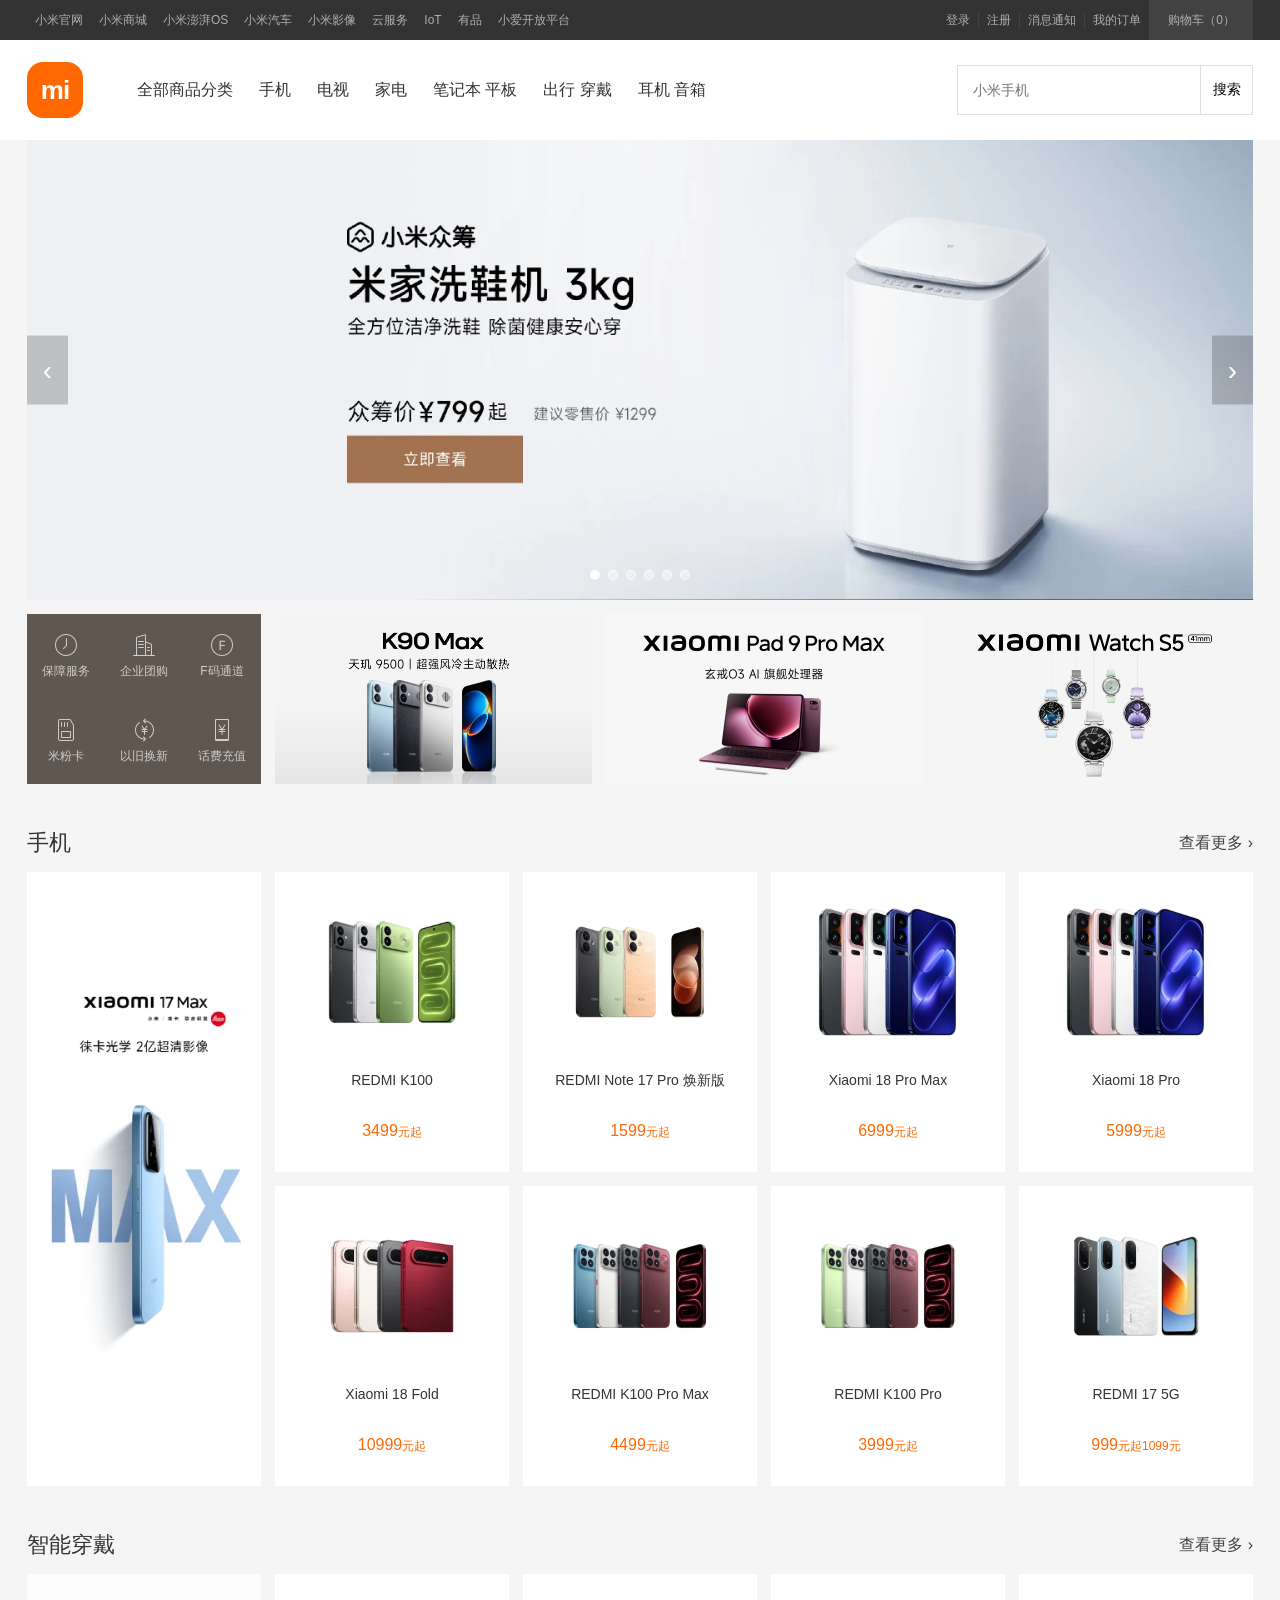
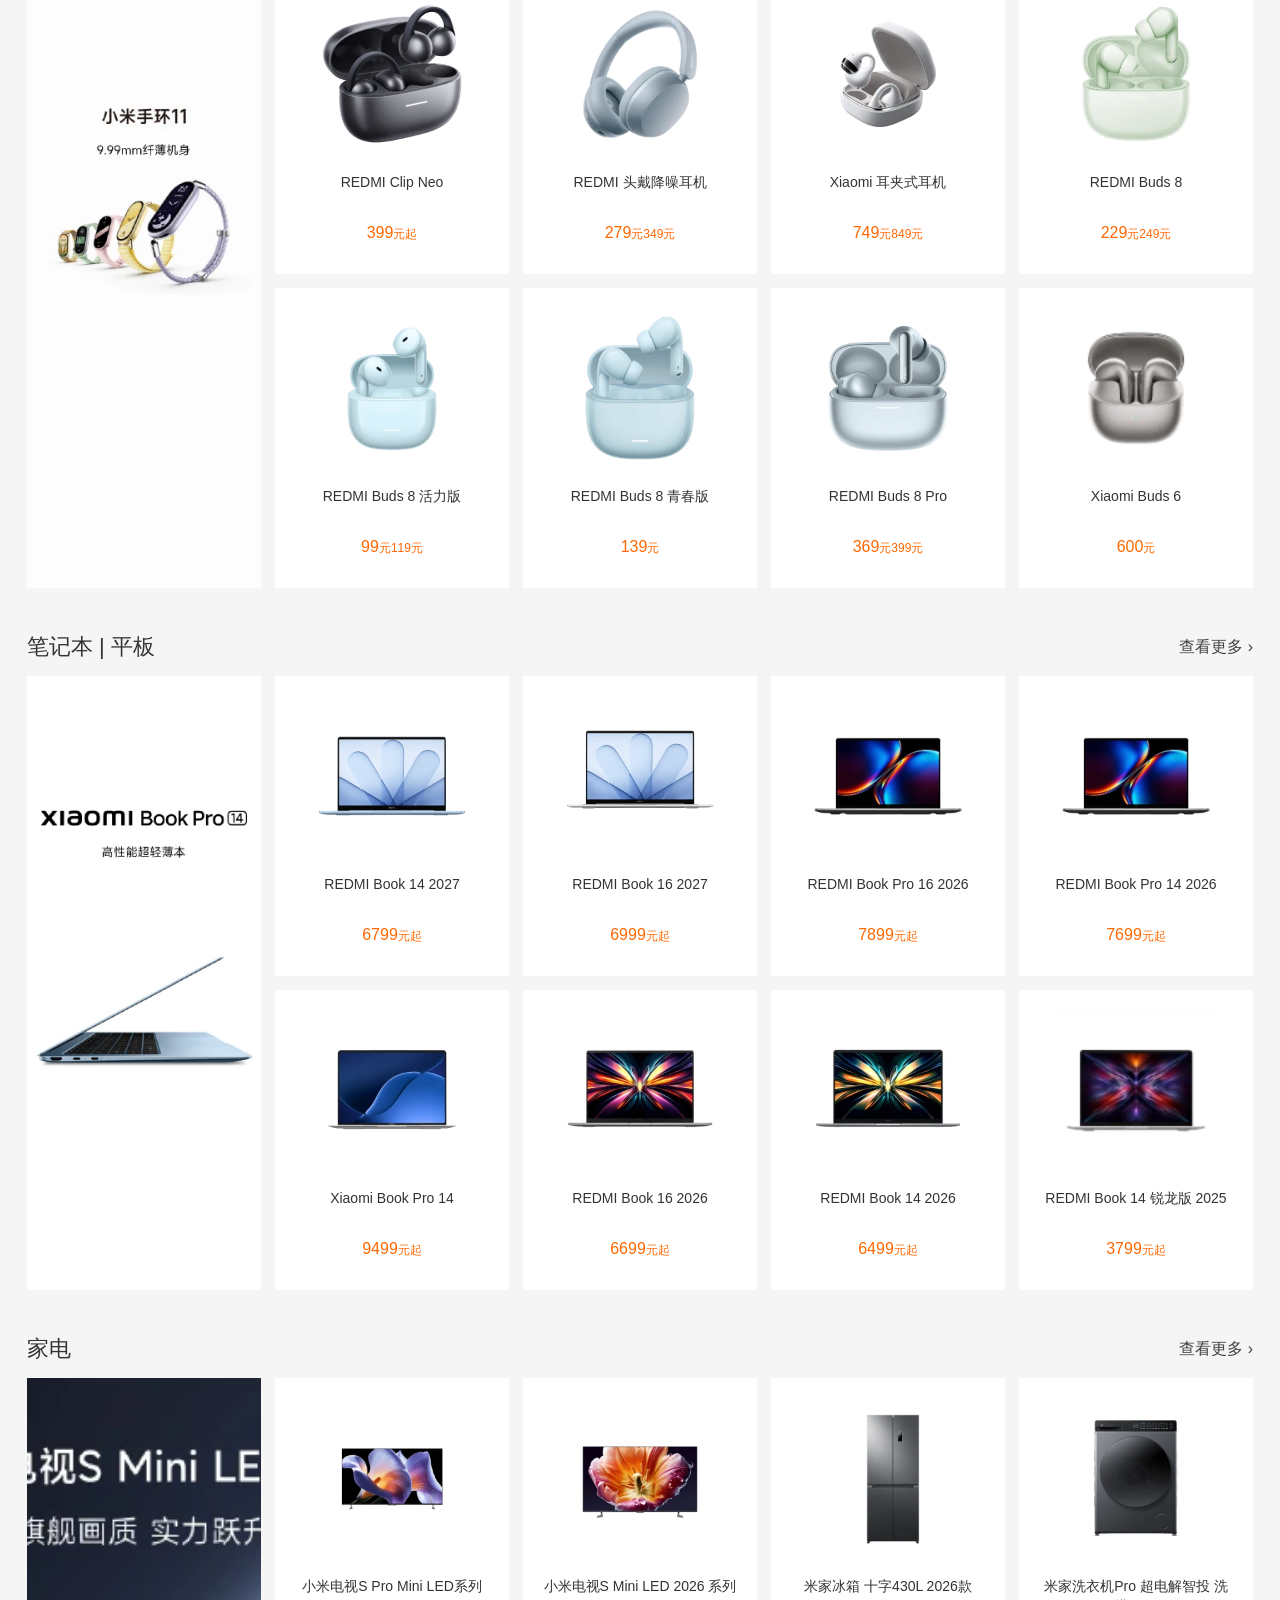
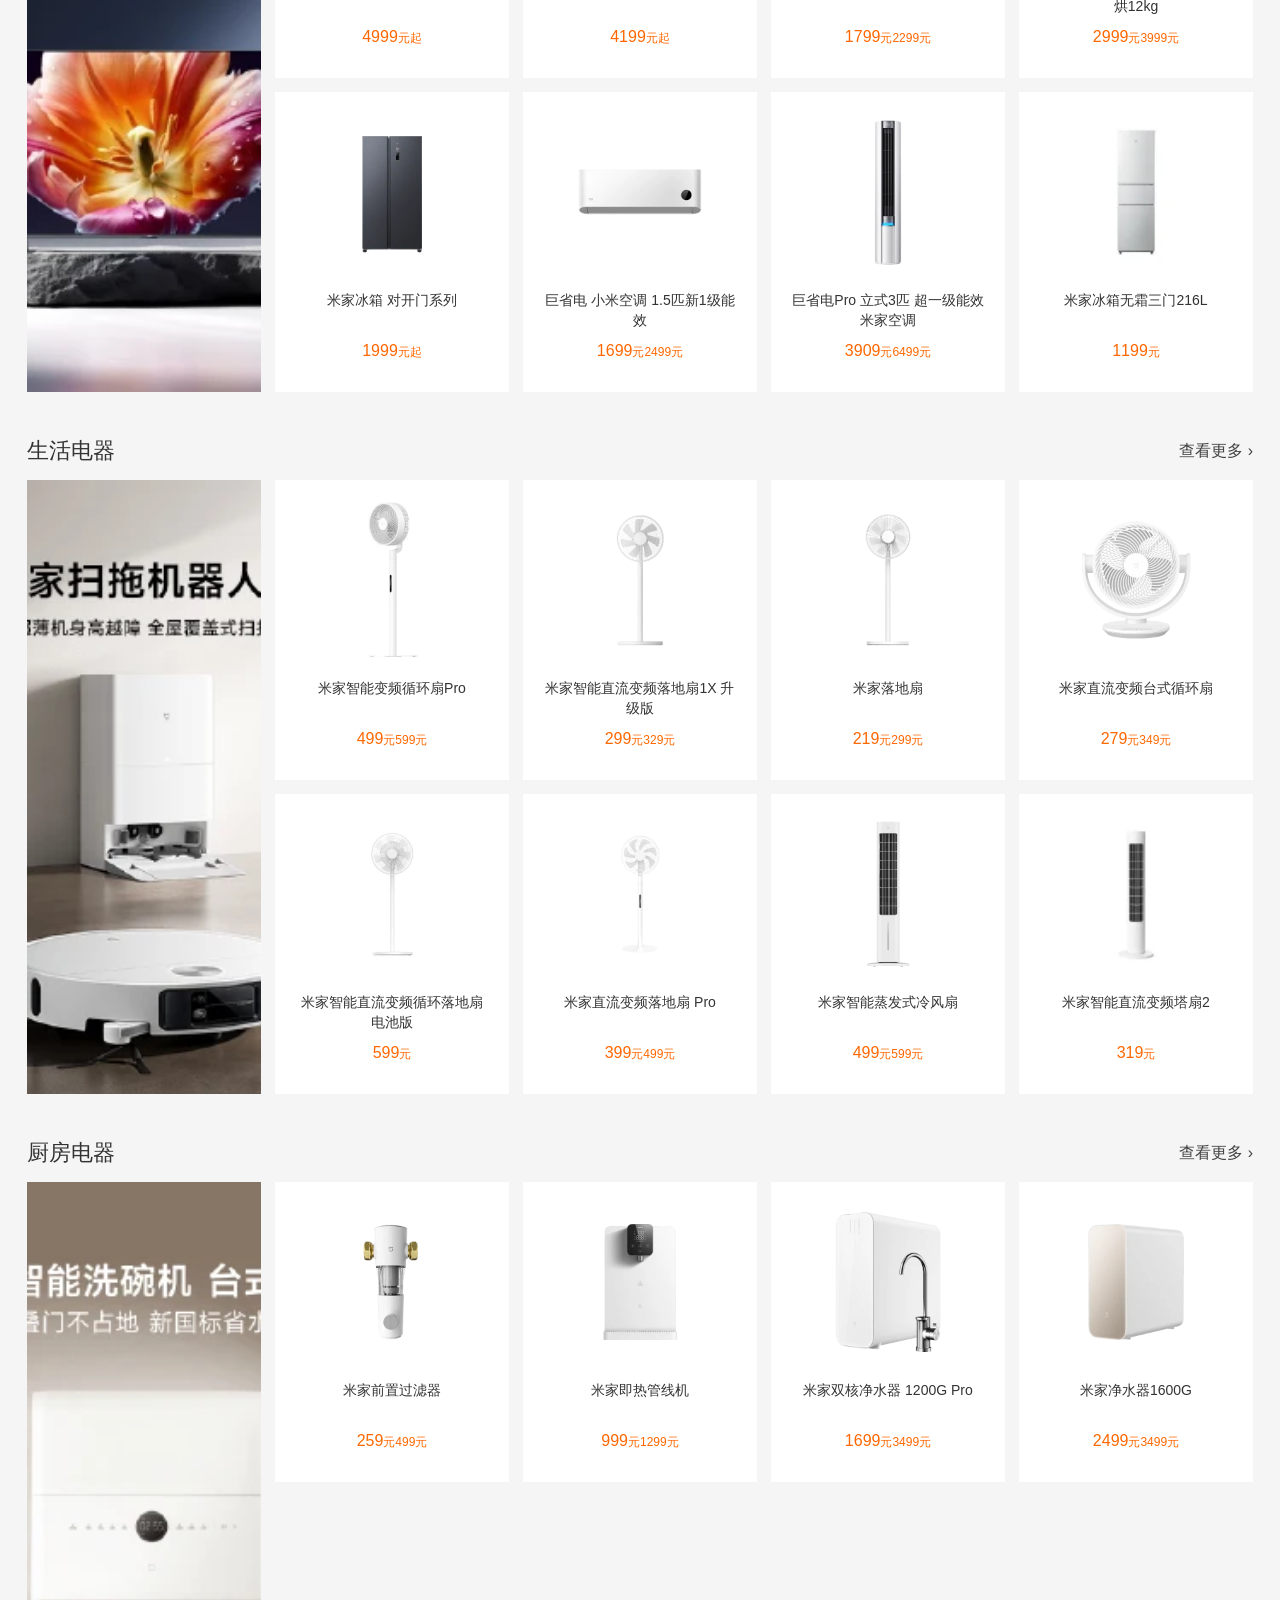
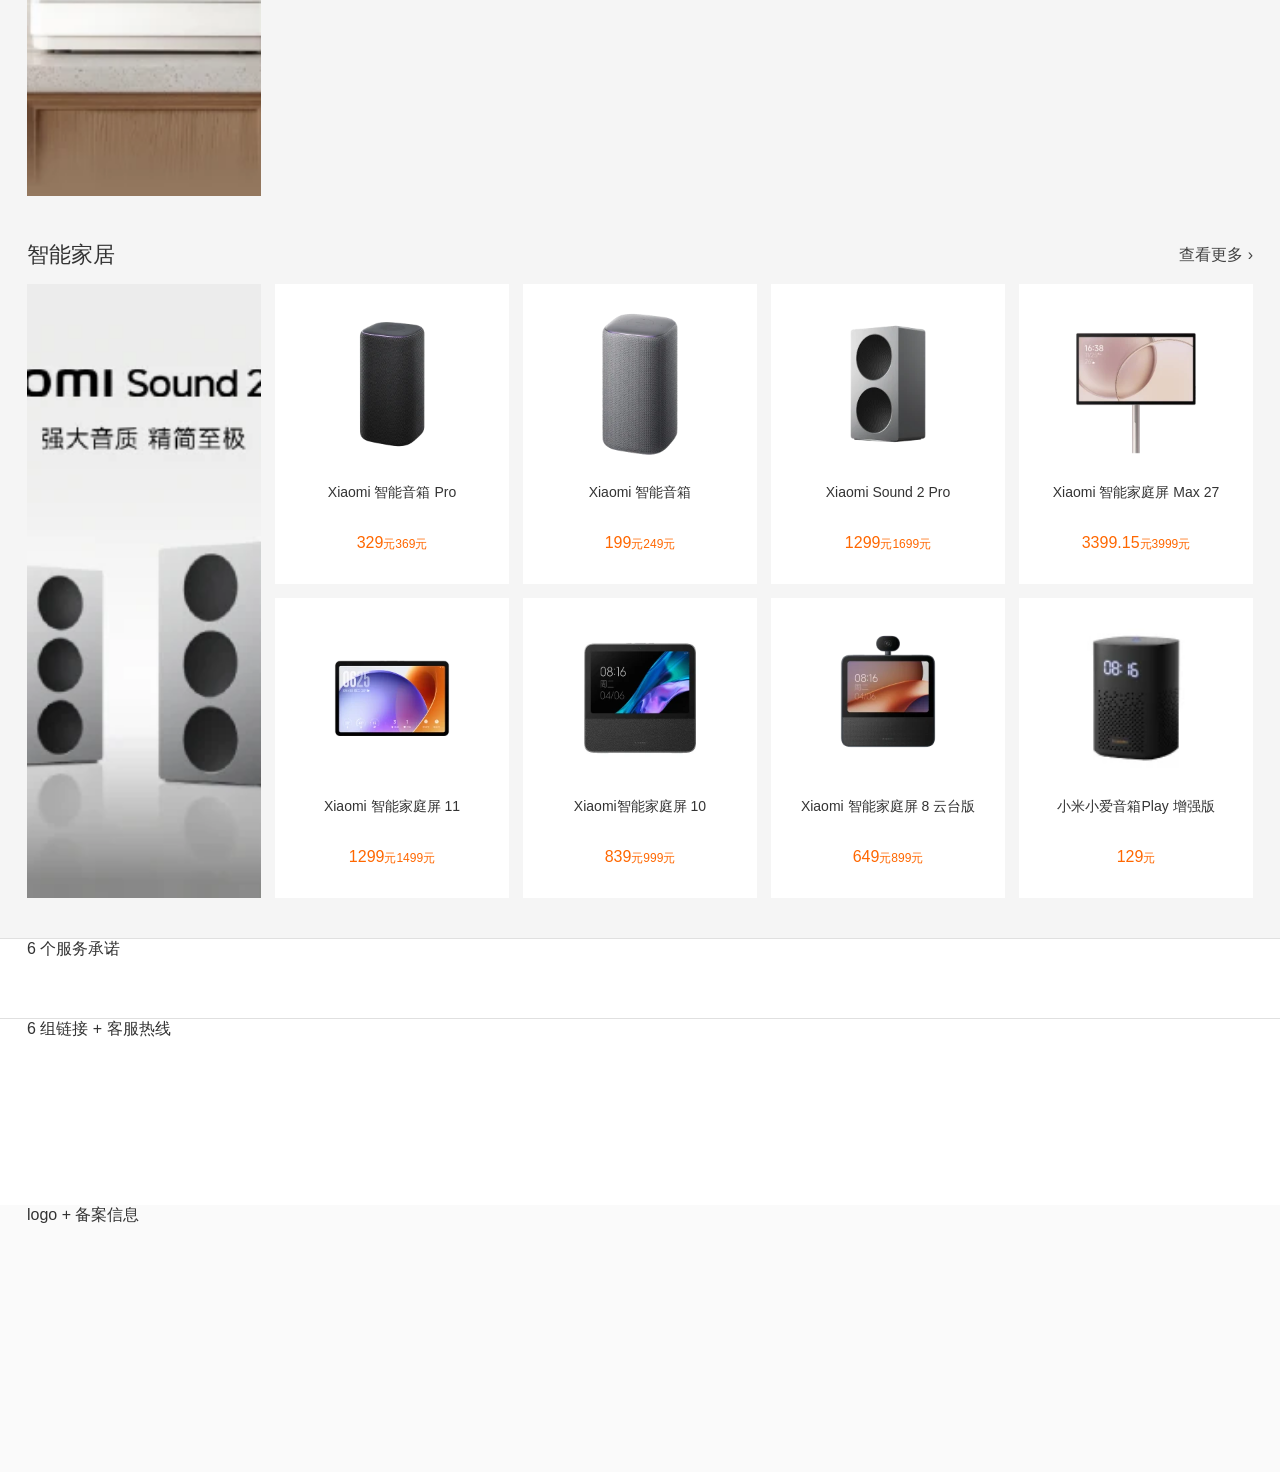
<file: index.html>
<!DOCTYPE html>
<html lang="zh-CN">
<head>
    <meta charset="UTF-8">
    <meta name="viewport" content="width=device-width, initial-scale=1">
    <title>小米商城首页复刻</title>
    <link rel="stylesheet" href="style.css">
</head>
<body>

    <!-- ① 顶部导航（两层） -->
    <div class="topbar">
        <div class="container">
            <ul class="topbar-nav">
                <li><a href="#">小米官网</a></li>
                <li><a href="#">小米商城</a></li>
                <li><a href="#">小米澎湃OS</a></li>
                <li><a href="#">小米汽车</a></li>
                <li><a href="#">小米影像</a></li>
                <li><a href="#">云服务</a></li>
                <li><a href="#">IoT</a></li>
                <li><a href="#">有品</a></li>
                <li><a href="#">小爱开放平台</a></li>
            </ul>

            <ul class="topbar-info">
                <li><a href="#">登录</a></li>
                <li><a href="#">注册</a></li>
                <li><a href="#">消息通知</a></li>
                <li><a href="#">我的订单</a></li>
                <li class="cart"><a href="#">购物车（0）</a></li>
            </ul>
        </div>
    </div>

    <header class="header">
        <div class="container">
            <a class="logo" href="#">mi</a>

            <nav class="header-nav">
                <a href="#">全部商品分类</a>
                <a href="#">手机</a>
                <a href="#">电视</a>
                <a href="#">家电</a>
                <a href="#">笔记本 平板</a>
                <a href="#">出行 穿戴</a>
                <a href="#">耳机 音箱</a>
            </nav>

            <div class="header-search">
                <input type="text" placeholder="小米手机">
                <button type="button">搜索</button>
            </div>
        </div>
    </header>

    <!-- ② 轮播 + 服务入口 -->
    <section class="hero container">

        <div class="hero-swiper">
            <a class="hero-slide" href="#">
                <img src="images/banner-1.webp" alt="米家洗鞋机 3kg">
            </a>

            <button class="hero-arrow prev" aria-label="上一张">‹</button>
            <button class="hero-arrow next" aria-label="下一张">›</button>

            <div class="hero-dots">
                <i class="active"></i><i></i><i></i><i></i><i></i><i></i>
            </div>
        </div>

        <div class="hero-sub">

            <!-- 左：6 个服务入口 -->
            <ul class="channel">
                <li><a href="#"><img src="images/channel-1.png" alt=""><span>保障服务</span></a></li>
                <li><a href="#"><img src="images/channel-2.png" alt=""><span>企业团购</span></a></li>
                <li><a href="#"><img src="images/channel-3.png" alt=""><span>F码通道</span></a></li>
                <li><a href="#"><img src="images/channel-4.png" alt=""><span>米粉卡</span></a></li>
                <li><a href="#"><img src="images/channel-5.png" alt=""><span>以旧换新</span></a></li>
                <li><a href="#"><img src="images/channel-6.png" alt=""><span>话费充值</span></a></li>
            </ul>

            <!-- 右：3 个促销位 -->
            <ul class="promo">
                <li><a href="#"><img src="images/promo-1.jpg" alt=""></a></li>
                <li><a href="#"><img src="images/promo-2.jpg" alt=""></a></li>
                <li><a href="#"><img src="images/promo-3.png" alt=""></a></li>
            </ul>

        </div>
    </section>

    <!-- ③④ 七个商品区块 × 7 -->
    <main class="container">

        <section class="brick">
            <div class="box-hd">
                <h2 class="title">手机</h2>
                <a class="more" href="#">查看更多 <span>&#8250;</span></a>
            </div>
            <div class="box-bd">
                <a class="brick-promo" href="#">
                    <img src="images/box1-l.webp" alt="手机">
                </a>
                <ul class="brick-list">
                    <li class="brick-item">
                        <a href="#">
                            <div class="figure"><img src="images/box1-1.webp" alt="REDMI K100"></div>
                            <h3 class="title">REDMI K100</h3>
                            <p class="price"><span class="num">3499</span>元起</p>
                        </a>
                    </li>
                    <li class="brick-item">
                        <a href="#">
                            <div class="figure"><img src="images/box1-2.webp" alt="REDMI Note 17 Pro 焕新版"></div>
                            <h3 class="title">REDMI Note 17 Pro 焕新版</h3>
                            <p class="price"><span class="num">1599</span>元起</p>
                        </a>
                    </li>
                    <li class="brick-item">
                        <a href="#">
                            <div class="figure"><img src="images/box1-3.webp" alt="Xiaomi 18 Pro Max"></div>
                            <h3 class="title">Xiaomi 18 Pro Max</h3>
                            <p class="price"><span class="num">6999</span>元起</p>
                        </a>
                    </li>
                    <li class="brick-item">
                        <a href="#">
                            <div class="figure"><img src="images/box1-4.webp" alt="Xiaomi 18 Pro"></div>
                            <h3 class="title">Xiaomi 18 Pro</h3>
                            <p class="price"><span class="num">5999</span>元起</p>
                        </a>
                    </li>
                    <li class="brick-item">
                        <a href="#">
                            <div class="figure"><img src="images/box1-5.webp" alt="Xiaomi 18 Fold"></div>
                            <h3 class="title">Xiaomi 18 Fold</h3>
                            <p class="price"><span class="num">10999</span>元起</p>
                        </a>
                    </li>
                    <li class="brick-item">
                        <a href="#">
                            <div class="figure"><img src="images/box1-6.webp" alt="REDMI K100 Pro Max"></div>
                            <h3 class="title">REDMI K100 Pro Max</h3>
                            <p class="price"><span class="num">4499</span>元起</p>
                        </a>
                    </li>
                    <li class="brick-item">
                        <a href="#">
                            <div class="figure"><img src="images/box1-7.webp" alt="REDMI K100 Pro"></div>
                            <h3 class="title">REDMI K100 Pro</h3>
                            <p class="price"><span class="num">3999</span>元起</p>
                        </a>
                    </li>
                    <li class="brick-item">
                        <a href="#">
                            <div class="figure"><img src="images/box1-8.webp" alt="REDMI 17 5G"></div>
                            <h3 class="title">REDMI 17 5G</h3>
                            <p class="price"><span class="num">999</span>元起1099元</p>
                        </a>
                    </li>
                </ul>
            </div>
        </section>

        <section class="brick">
            <div class="box-hd">
                <h2 class="title">智能穿戴</h2>
                <a class="more" href="#">查看更多 <span>&#8250;</span></a>
            </div>
            <div class="box-bd">
                <a class="brick-promo" href="#">
                    <img src="images/box2-l.webp" alt="智能穿戴">
                </a>
                <ul class="brick-list">
                    <li class="brick-item">
                        <a href="#">
                            <div class="figure"><img src="images/box2-1.webp" alt="REDMI Clip Neo"></div>
                            <h3 class="title">REDMI Clip Neo</h3>
                            <p class="price"><span class="num">399</span>元起</p>
                        </a>
                    </li>
                    <li class="brick-item">
                        <a href="#">
                            <div class="figure"><img src="images/box2-2.webp" alt="REDMI 头戴降噪耳机"></div>
                            <h3 class="title">REDMI 头戴降噪耳机</h3>
                            <p class="price"><span class="num">279</span>元349元</p>
                        </a>
                    </li>
                    <li class="brick-item">
                        <a href="#">
                            <div class="figure"><img src="images/box2-3.webp" alt="Xiaomi 耳夹式耳机"></div>
                            <h3 class="title">Xiaomi 耳夹式耳机</h3>
                            <p class="price"><span class="num">749</span>元849元</p>
                        </a>
                    </li>
                    <li class="brick-item">
                        <a href="#">
                            <div class="figure"><img src="images/box2-4.webp" alt="REDMI Buds 8"></div>
                            <h3 class="title">REDMI Buds 8</h3>
                            <p class="price"><span class="num">229</span>元249元</p>
                        </a>
                    </li>
                    <li class="brick-item">
                        <a href="#">
                            <div class="figure"><img src="images/box2-5.webp" alt="REDMI Buds 8 活力版"></div>
                            <h3 class="title">REDMI Buds 8 活力版</h3>
                            <p class="price"><span class="num">99</span>元119元</p>
                        </a>
                    </li>
                    <li class="brick-item">
                        <a href="#">
                            <div class="figure"><img src="images/box2-6.webp" alt="REDMI Buds 8 青春版"></div>
                            <h3 class="title">REDMI Buds 8 青春版</h3>
                            <p class="price"><span class="num">139</span>元</p>
                        </a>
                    </li>
                    <li class="brick-item">
                        <a href="#">
                            <div class="figure"><img src="images/box2-7.webp" alt="REDMI Buds 8 Pro"></div>
                            <h3 class="title">REDMI Buds 8 Pro</h3>
                            <p class="price"><span class="num">369</span>元399元</p>
                        </a>
                    </li>
                    <li class="brick-item">
                        <a href="#">
                            <div class="figure"><img src="images/box2-8.webp" alt="Xiaomi Buds 6"></div>
                            <h3 class="title">Xiaomi Buds 6</h3>
                            <p class="price"><span class="num">600</span>元</p>
                        </a>
                    </li>
                </ul>
            </div>
        </section>

        <section class="brick">
            <div class="box-hd">
                <h2 class="title">笔记本 | 平板</h2>
                <a class="more" href="#">查看更多 <span>&#8250;</span></a>
            </div>
            <div class="box-bd">
                <a class="brick-promo" href="#">
                    <img src="images/box3-l.webp" alt="笔记本 | 平板">
                </a>
                <ul class="brick-list">
                    <li class="brick-item">
                        <a href="#">
                            <div class="figure"><img src="images/box3-1.webp" alt="REDMI Book 14 2027"></div>
                            <h3 class="title">REDMI Book 14 2027</h3>
                            <p class="price"><span class="num">6799</span>元起</p>
                        </a>
                    </li>
                    <li class="brick-item">
                        <a href="#">
                            <div class="figure"><img src="images/box3-2.webp" alt="REDMI Book 16 2027"></div>
                            <h3 class="title">REDMI Book 16 2027</h3>
                            <p class="price"><span class="num">6999</span>元起</p>
                        </a>
                    </li>
                    <li class="brick-item">
                        <a href="#">
                            <div class="figure"><img src="images/box3-3.webp" alt="REDMI Book Pro 16 2026"></div>
                            <h3 class="title">REDMI Book Pro 16 2026</h3>
                            <p class="price"><span class="num">7899</span>元起</p>
                        </a>
                    </li>
                    <li class="brick-item">
                        <a href="#">
                            <div class="figure"><img src="images/box3-4.webp" alt="REDMI Book Pro 14 2026"></div>
                            <h3 class="title">REDMI Book Pro 14 2026</h3>
                            <p class="price"><span class="num">7699</span>元起</p>
                        </a>
                    </li>
                    <li class="brick-item">
                        <a href="#">
                            <div class="figure"><img src="images/box3-5.webp" alt="Xiaomi Book Pro 14"></div>
                            <h3 class="title">Xiaomi Book Pro 14</h3>
                            <p class="price"><span class="num">9499</span>元起</p>
                        </a>
                    </li>
                    <li class="brick-item">
                        <a href="#">
                            <div class="figure"><img src="images/box3-6.webp" alt="REDMI Book 16 2026"></div>
                            <h3 class="title">REDMI Book 16 2026</h3>
                            <p class="price"><span class="num">6699</span>元起</p>
                        </a>
                    </li>
                    <li class="brick-item">
                        <a href="#">
                            <div class="figure"><img src="images/box3-7.webp" alt="REDMI Book 14 2026"></div>
                            <h3 class="title">REDMI Book 14 2026</h3>
                            <p class="price"><span class="num">6499</span>元起</p>
                        </a>
                    </li>
                    <li class="brick-item">
                        <a href="#">
                            <div class="figure"><img src="images/box3-8.webp" alt="REDMI Book 14 锐龙版 2025"></div>
                            <h3 class="title">REDMI Book 14 锐龙版 2025</h3>
                            <p class="price"><span class="num">3799</span>元起</p>
                        </a>
                    </li>
                </ul>
            </div>
        </section>

        <section class="brick">
            <div class="box-hd">
                <h2 class="title">家电</h2>
                <a class="more" href="#">查看更多 <span>&#8250;</span></a>
            </div>
            <div class="box-bd">
                <a class="brick-promo" href="#">
                    <img src="images/box4-l.webp" alt="家电">
                </a>
                <ul class="brick-list">
                    <li class="brick-item">
                        <a href="#">
                            <div class="figure"><img src="images/box4-1.webp" alt="小米电视S Pro Mini LED系列"></div>
                            <h3 class="title">小米电视S Pro Mini LED系列</h3>
                            <p class="price"><span class="num">4999</span>元起</p>
                        </a>
                    </li>
                    <li class="brick-item">
                        <a href="#">
                            <div class="figure"><img src="images/box4-2.webp" alt="小米电视S Mini LED 2026 系列"></div>
                            <h3 class="title">小米电视S Mini LED 2026 系列</h3>
                            <p class="price"><span class="num">4199</span>元起</p>
                        </a>
                    </li>
                    <li class="brick-item">
                        <a href="#">
                            <div class="figure"><img src="images/box4-3.webp" alt="米家冰箱 十字430L 2026款"></div>
                            <h3 class="title">米家冰箱 十字430L 2026款</h3>
                            <p class="price"><span class="num">1799</span>元2299元</p>
                        </a>
                    </li>
                    <li class="brick-item">
                        <a href="#">
                            <div class="figure"><img src="images/box4-4.webp" alt="米家洗衣机Pro 超电解智投 洗烘12kg"></div>
                            <h3 class="title">米家洗衣机Pro 超电解智投 洗烘12kg</h3>
                            <p class="price"><span class="num">2999</span>元3999元</p>
                        </a>
                    </li>
                    <li class="brick-item">
                        <a href="#">
                            <div class="figure"><img src="images/box4-5.webp" alt="米家冰箱 对开门系列"></div>
                            <h3 class="title">米家冰箱 对开门系列</h3>
                            <p class="price"><span class="num">1999</span>元起</p>
                        </a>
                    </li>
                    <li class="brick-item">
                        <a href="#">
                            <div class="figure"><img src="images/box4-6.webp" alt="巨省电 小米空调 1.5匹新1级能效"></div>
                            <h3 class="title">巨省电 小米空调 1.5匹新1级能效</h3>
                            <p class="price"><span class="num">1699</span>元2499元</p>
                        </a>
                    </li>
                    <li class="brick-item">
                        <a href="#">
                            <div class="figure"><img src="images/box4-7.webp" alt="巨省电Pro 立式3匹 超一级能效 米家空调"></div>
                            <h3 class="title">巨省电Pro 立式3匹 超一级能效 米家空调</h3>
                            <p class="price"><span class="num">3909</span>元6499元</p>
                        </a>
                    </li>
                    <li class="brick-item">
                        <a href="#">
                            <div class="figure"><img src="images/box4-8.webp" alt="米家冰箱无霜三门216L"></div>
                            <h3 class="title">米家冰箱无霜三门216L</h3>
                            <p class="price"><span class="num">1199</span>元</p>
                        </a>
                    </li>
                </ul>
            </div>
        </section>

        <section class="brick">
            <div class="box-hd">
                <h2 class="title">生活电器</h2>
                <a class="more" href="#">查看更多 <span>&#8250;</span></a>
            </div>
            <div class="box-bd">
                <a class="brick-promo" href="#">
                    <img src="images/box5-l.webp" alt="生活电器">
                </a>
                <ul class="brick-list">
                    <li class="brick-item">
                        <a href="#">
                            <div class="figure"><img src="images/box5-1.webp" alt="米家智能变频循环扇Pro"></div>
                            <h3 class="title">米家智能变频循环扇Pro</h3>
                            <p class="price"><span class="num">499</span>元599元</p>
                        </a>
                    </li>
                    <li class="brick-item">
                        <a href="#">
                            <div class="figure"><img src="images/box5-2.webp" alt="米家智能直流变频落地扇1X 升级版"></div>
                            <h3 class="title">米家智能直流变频落地扇1X 升级版</h3>
                            <p class="price"><span class="num">299</span>元329元</p>
                        </a>
                    </li>
                    <li class="brick-item">
                        <a href="#">
                            <div class="figure"><img src="images/box5-3.webp" alt="米家落地扇"></div>
                            <h3 class="title">米家落地扇</h3>
                            <p class="price"><span class="num">219</span>元299元</p>
                        </a>
                    </li>
                    <li class="brick-item">
                        <a href="#">
                            <div class="figure"><img src="images/box5-4.webp" alt="米家直流变频台式循环扇"></div>
                            <h3 class="title">米家直流变频台式循环扇</h3>
                            <p class="price"><span class="num">279</span>元349元</p>
                        </a>
                    </li>
                    <li class="brick-item">
                        <a href="#">
                            <div class="figure"><img src="images/box5-5.webp" alt="米家智能直流变频循环落地扇 电池版"></div>
                            <h3 class="title">米家智能直流变频循环落地扇 电池版</h3>
                            <p class="price"><span class="num">599</span>元</p>
                        </a>
                    </li>
                    <li class="brick-item">
                        <a href="#">
                            <div class="figure"><img src="images/box5-6.webp" alt="米家直流变频落地扇 Pro"></div>
                            <h3 class="title">米家直流变频落地扇 Pro</h3>
                            <p class="price"><span class="num">399</span>元499元</p>
                        </a>
                    </li>
                    <li class="brick-item">
                        <a href="#">
                            <div class="figure"><img src="images/box5-7.webp" alt="米家智能蒸发式冷风扇"></div>
                            <h3 class="title">米家智能蒸发式冷风扇</h3>
                            <p class="price"><span class="num">499</span>元599元</p>
                        </a>
                    </li>
                    <li class="brick-item">
                        <a href="#">
                            <div class="figure"><img src="images/box5-8.webp" alt="米家智能直流变频塔扇2"></div>
                            <h3 class="title">米家智能直流变频塔扇2</h3>
                            <p class="price"><span class="num">319</span>元</p>
                        </a>
                    </li>
                </ul>
            </div>
        </section>

        <section class="brick">
            <div class="box-hd">
                <h2 class="title">厨房电器</h2>
                <a class="more" href="#">查看更多 <span>&#8250;</span></a>
            </div>
            <div class="box-bd">
                <a class="brick-promo" href="#">
                    <img src="images/box6-l.webp" alt="厨房电器">
                </a>
                <ul class="brick-list">
                    <li class="brick-item">
                        <a href="#">
                            <div class="figure"><img src="images/box6-1.webp" alt="米家前置过滤器"></div>
                            <h3 class="title">米家前置过滤器</h3>
                            <p class="price"><span class="num">259</span>元499元</p>
                        </a>
                    </li>
                    <li class="brick-item">
                        <a href="#">
                            <div class="figure"><img src="images/box6-2.webp" alt="米家即热管线机"></div>
                            <h3 class="title">米家即热管线机</h3>
                            <p class="price"><span class="num">999</span>元1299元</p>
                        </a>
                    </li>
                    <li class="brick-item">
                        <a href="#">
                            <div class="figure"><img src="images/box6-3.webp" alt="米家双核净水器 1200G Pro"></div>
                            <h3 class="title">米家双核净水器 1200G Pro</h3>
                            <p class="price"><span class="num">1699</span>元3499元</p>
                        </a>
                    </li>
                    <li class="brick-item">
                        <a href="#">
                            <div class="figure"><img src="images/box6-4.webp" alt="米家净水器1600G"></div>
                            <h3 class="title">米家净水器1600G</h3>
                            <p class="price"><span class="num">2499</span>元3499元</p>
                        </a>
                    </li>
                </ul>
            </div>
        </section>

        <section class="brick">
            <div class="box-hd">
                <h2 class="title">智能家居</h2>
                <a class="more" href="#">查看更多 <span>&#8250;</span></a>
            </div>
            <div class="box-bd">
                <a class="brick-promo" href="#">
                    <img src="images/box7-l.webp" alt="智能家居">
                </a>
                <ul class="brick-list">
                    <li class="brick-item">
                        <a href="#">
                            <div class="figure"><img src="images/box7-1.webp" alt="Xiaomi 智能音箱 Pro"></div>
                            <h3 class="title">Xiaomi 智能音箱 Pro</h3>
                            <p class="price"><span class="num">329</span>元369元</p>
                        </a>
                    </li>
                    <li class="brick-item">
                        <a href="#">
                            <div class="figure"><img src="images/box7-2.webp" alt="Xiaomi 智能音箱"></div>
                            <h3 class="title">Xiaomi 智能音箱</h3>
                            <p class="price"><span class="num">199</span>元249元</p>
                        </a>
                    </li>
                    <li class="brick-item">
                        <a href="#">
                            <div class="figure"><img src="images/box7-3.webp" alt="Xiaomi Sound 2 Pro"></div>
                            <h3 class="title">Xiaomi Sound 2 Pro</h3>
                            <p class="price"><span class="num">1299</span>元1699元</p>
                        </a>
                    </li>
                    <li class="brick-item">
                        <a href="#">
                            <div class="figure"><img src="images/box7-4.webp" alt="Xiaomi 智能家庭屏 Max 27"></div>
                            <h3 class="title">Xiaomi 智能家庭屏 Max 27</h3>
                            <p class="price"><span class="num">3399.15</span>元3999元</p>
                        </a>
                    </li>
                    <li class="brick-item">
                        <a href="#">
                            <div class="figure"><img src="images/box7-5.webp" alt="Xiaomi 智能家庭屏 11"></div>
                            <h3 class="title">Xiaomi 智能家庭屏 11</h3>
                            <p class="price"><span class="num">1299</span>元1499元</p>
                        </a>
                    </li>
                    <li class="brick-item">
                        <a href="#">
                            <div class="figure"><img src="images/box7-6.webp" alt="Xiaomi智能家庭屏 10"></div>
                            <h3 class="title">Xiaomi智能家庭屏 10</h3>
                            <p class="price"><span class="num">839</span>元999元</p>
                        </a>
                    </li>
                    <li class="brick-item">
                        <a href="#">
                            <div class="figure"><img src="images/box7-7.webp" alt="Xiaomi 智能家庭屏 8 云台版"></div>
                            <h3 class="title">Xiaomi 智能家庭屏 8 云台版</h3>
                            <p class="price"><span class="num">649</span>元899元</p>
                        </a>
                    </li>
                    <li class="brick-item">
                        <a href="#">
                            <div class="figure"><img src="images/box7-8.webp" alt="小米小爱音箱Play 增强版"></div>
                            <h3 class="title">小米小爱音箱Play 增强版</h3>
                            <p class="price"><span class="num">129</span>元</p>
                        </a>
                    </li>
                </ul>
            </div>
        </section>

    </main>

    <!-- ⑤ 页脚 -->
    <footer class="footer">
        <div class="footer-service">
            <div class="container">6 个服务承诺</div>
        </div>
        <div class="footer-links">
            <div class="container">6 组链接 + 客服热线</div>
        </div>
        <div class="footer-info">
            <div class="container">logo + 备案信息</div>
        </div>
    </footer>

</body>
</html>
</file>
<file: style.css>
* { margin: 0; padding: 0; box-sizing: border-box; }

body {
    font-family: "Microsoft YaHei", "PingFang SC", sans-serif;
    color: #333;
    background-color: #f5f5f5;
}

a { color: inherit; text-decoration: none; }

/* 内容区统一宽度 —— 小米商城用 1226px */
.container {
    width: 1226px;
    margin: 0 auto;
}

/* ============================================================
   ① 顶部细条（深色，40px）
   ============================================================ */
.topbar {
    height: 40px;
    background: #333;
    color: #b0b0b0;
    font-size: 12px;
}

.topbar .container {
    display: flex;
    align-items: center;
    justify-content: space-between;
    height: 100%;
}

.topbar-nav,
.topbar-info {
    display: flex;
    align-items: center;
    list-style: none;
}

.topbar-nav li {
    padding: 0 8px;
}

.topbar-info li {
    padding: 0 8px;
}

/* 相邻兄弟选择器：除了第一个 li，其它每个都在左边加一条竖线 */
.topbar-info li + li {
    border-left: 1px solid #424242;
}

.topbar a:hover {
    color: #fff;
}

.topbar .cart {
    padding: 0 18px;
    background: #424242;
    line-height: 40px;
}

.topbar .cart:hover {
    background: #fff;
    color: #ff6700;
}


/* ============================================================
   ② 主导航（白色，100px）
   ============================================================ */
.header {
    height: 100px;
    background: #fff;
}

.header .container {
    display: flex;
    align-items: center;
    height: 100%;
}

/* 橙色方块 logo */
.logo {
    display: flex;
    align-items: center;
    justify-content: center;
    width: 56px;
    height: 56px;
    background: #ff6700;
    border-radius: 16px;
    color: #fff;
    font-size: 26px;
    font-weight: 700;
    letter-spacing: -1px;
}

.header-nav {
    display: flex;
    gap: 26px;
    margin-left: 54px;
    font-size: 16px;
    color: #333;
}

.header-nav a:hover {
    color: #ff6700;
}

/* 搜索框：margin-left:auto 把它推到最右边 */
.header-search {
    display: flex;
    width: 296px;
    height: 50px;
    margin-left: auto;
    border: 1px solid #e0e0e0;
    background: #fff;
}

.header-search input {
    flex: 1;
    min-width: 0;
    padding: 0 15px;
    font-size: 14px;
    border: none;
    outline: none;
    font-family: inherit;
}

.header-search button {
    width: 52px;
    border: none;
    border-left: 1px solid #e0e0e0;
    background: #fff;
    font-size: 14px;
    font-family: inherit;
    cursor: pointer;
    transition: all 0.2s;
}

.header-search button:hover {
    background: #ff6700;
    color: #fff;
    border-left-color: #ff6700;
}

/* ============================================================
   ③ 轮播区
   ============================================================ */
.hero-swiper {
    position: relative;      /* 给箭头和圆点当参照物 */
    height: 460px;
    overflow: hidden;
}

/* 图的比例 1471:552 = 2.665:1，容器 1226:460 也是 2.665:1，正好铺满 */
.hero-slide img {
    display: block;
    width: 100%;
    height: auto;
}

/* 左右箭头 */
.hero-arrow {
    position: absolute;
    top: 50%;
    transform: translateY(-50%);
    width: 41px;
    height: 69px;
    font-size: 28px;
    line-height: 1;
    color: #fff;
    background: rgba(0, 0, 0, 0.2);
    border: none;
    cursor: pointer;
    transition: background 0.2s;
}

.hero-arrow:hover {
    background: rgba(0, 0, 0, 0.6);
}

.hero-arrow.prev { left: 0; }
.hero-arrow.next { right: 0; }

/* 底部圆点：border-radius:50% 就是正圆 */
.hero-dots {
    position: absolute;
    left: 0;
    right: 0;
    bottom: 20px;
    display: flex;
    justify-content: center;
    gap: 8px;
}

.hero-dots i {
    width: 10px;
    height: 10px;
    border-radius: 50%;
    background: rgba(255, 255, 255, 0.4);
    border: 1px solid rgba(255, 255, 255, 0.6);
    cursor: pointer;
}

.hero-dots i.active {
    background: #fff;
}


/* ============================================================
   ④ 轮播下方：左 6 个服务入口 + 右 3 个促销位
   ============================================================ */
.hero-sub {
    display: flex;
    gap: 14px;
    margin-top: 14px;
}

/* 左：3 列 × 2 行 = 6 个 */
.channel {
    display: grid;
    grid-template-columns: repeat(3, 1fr);
    width: 234px;
    height: 170px;
    background: #5f5750;
    list-style: none;
}

.channel a {
    display: flex;
    flex-direction: column;
    align-items: center;
    justify-content: center;
    gap: 6px;
    width: 100%;
    height: 100%;
    font-size: 12px;
    color: #fff;
    opacity: 0.7;
    transition: opacity 0.2s;
}

.channel a:hover {
    opacity: 1;
}

.channel img {
    width: 24px;
    height: 24px;
}

/* 右：3 个促销位平分剩余宽度 */
.promo {
    display: grid;
    grid-template-columns: repeat(3, 1fr);
    gap: 14px;
    flex: 1;
    height: 170px;
    list-style: none;
}

.promo a {
    display: block;
    height: 100%;
}

.promo img {
    display: block;
    width: 100%;
    height: 100%;
    object-fit: cover;      /* 裁切填满，不变形 */
}

/* ============================================================
   ⑥ 商品区块（7 个，结构完全一样）
   ============================================================ */
.brick {
    margin-top: 30px;
}

.box-hd {
    display: flex;
    align-items: center;
    justify-content: space-between;
    height: 58px;
}

.box-hd .title {
    font-size: 22px;
    font-weight: 200;
    color: #333;
}

.box-hd .more {
    font-size: 16px;
    color: #424242;
    transition: color 0.2s;
}

.box-hd .more:hover {
    color: #ff6700;
}

.box-bd {
    display: flex;
    gap: 14px;
}

/* 左边大卡：高度 = 右边两行小卡(300×2) + 间距(14) */
.brick-promo {
    flex: 0 0 234px;
    height: 614px;
    overflow: hidden;
}

.brick-promo img {
    display: block;
    width: 100%;
    height: 100%;
    object-fit: cover;
    transition: transform 0.3s;
}

.brick-promo:hover img {
    transform: scale(1.02);
}

/* 右边 8 张小卡：4 列 × 2 行 */
.brick-list {
    flex: 1;
    display: grid;
    grid-template-columns: repeat(4, 1fr);
    gap: 14px;
    list-style: none;
}

.brick-item {
    height: 300px;
    background: #fff;
    transition: transform 0.2s, box-shadow 0.2s;
}

/* 悬停：整卡上浮 */
.brick-item:hover {
    transform: translateY(-2px);
    box-shadow: 0 15px 30px rgba(0, 0, 0, 0.1);
}

.brick-item > a {
    display: block;
    height: 100%;
    padding-top: 20px;
    text-align: center;
}

/* 商品图 */
.brick-item .figure {
    display: flex;
    align-items: center;
    justify-content: center;
    height: 160px;
}

.brick-item .figure img {
    width: 160px;
    height: 160px;
    object-fit: contain;      /* 图完整显示，不裁切 */
    transition: transform 0.2s;
}

/* 悬停：图片微微放大 */
.brick-item:hover .figure img {
    transform: scale(1.05);
}

/* ⭐ 标题两行截断：高度固定，超出用省略号 */
.brick-item .title {
    margin: 18px 20px 12px;
    height: 40px;                        /* 2 行 × 20px */
    font-size: 14px;
    font-weight: 400;
    line-height: 20px;
    color: #333;
    overflow: hidden;
    display: -webkit-box;
    -webkit-line-clamp: 2;               /* 最多显示 2 行 */
    -webkit-box-orient: vertical;
}

/* ⭐ 价格：数字大、单位小 */
.brick-item .price {
    font-size: 12px;
    color: #ff6700;
}

.brick-item .price .num {
    font-size: 16px;
}

.brick-item .price .del {
    margin-left: 6px;
    font-size: 12px;
    color: #b0b0b0;
    text-decoration: line-through;
}

/* ⑤ 页脚
   规律：背景色在外层（通栏），内容在 .container 里（限宽居中） */
.footer { margin-top: 40px; }

.footer-service {
    height: 80px;
    background: #fff;
    border-top: 1px solid #e0e0e0;
}

.footer-links {
    height: 187px;
    background: #fff;
    border-top: 1px solid #e0e0e0;
}

.footer-info {
    height: 267px;
    background: #fafafa;
}


/* ============================================================
   ⑦ 手机断点
   ------------------------------------------------------------
   Tailwind 里写 `md:` 就是这里的 `@media`，只是换了个写法。
   手机优先，还是桌面优先？——这里用「桌面优先 + 往下缩」，
   因为一开始就是按 1226px 设计的。
   ============================================================ */

/* 窗口比内容区窄时：取消固定宽度，改留边距 */
@media (max-width: 1226px) {
    .container {
        width: 100%;
        padding: 0 12px;
    }
}

/* 手机 / 小平板 */
@media (max-width: 900px) {
    /* 顶部细条：只留购物车按钮 */
    .topbar-nav,
    .topbar-info li:not(.cart) {
        display: none;
    }

    /* 主导航：菜单全藏起来（正式项目这里要换成汉堡按钮） */
    .header-nav {
        display: none;
    }

    .header-search {
        width: 200px;
    }

    /* 轮播：高度不再固定，让图片自己决定 */
    .hero-swiper {
        height: auto;
    }

    .hero-arrow {
        display: none;
    }

    /* 轮播下方：从左右并排 → 上下堆叠 */
    .hero-sub {
        flex-direction: column;
    }

    .channel {
        width: 100%;
    }

    .promo {
        height: auto;
    }

    .promo a {
        height: auto;
    }

    .promo img {
        height: auto;
    }

    /* 商品区：大卡隐藏，小卡从 4 列变成 2 列 */
    .brick-promo {
        display: none;
    }

    .brick-list {
        grid-template-columns: repeat(2, 1fr);
    }
}
</file>
